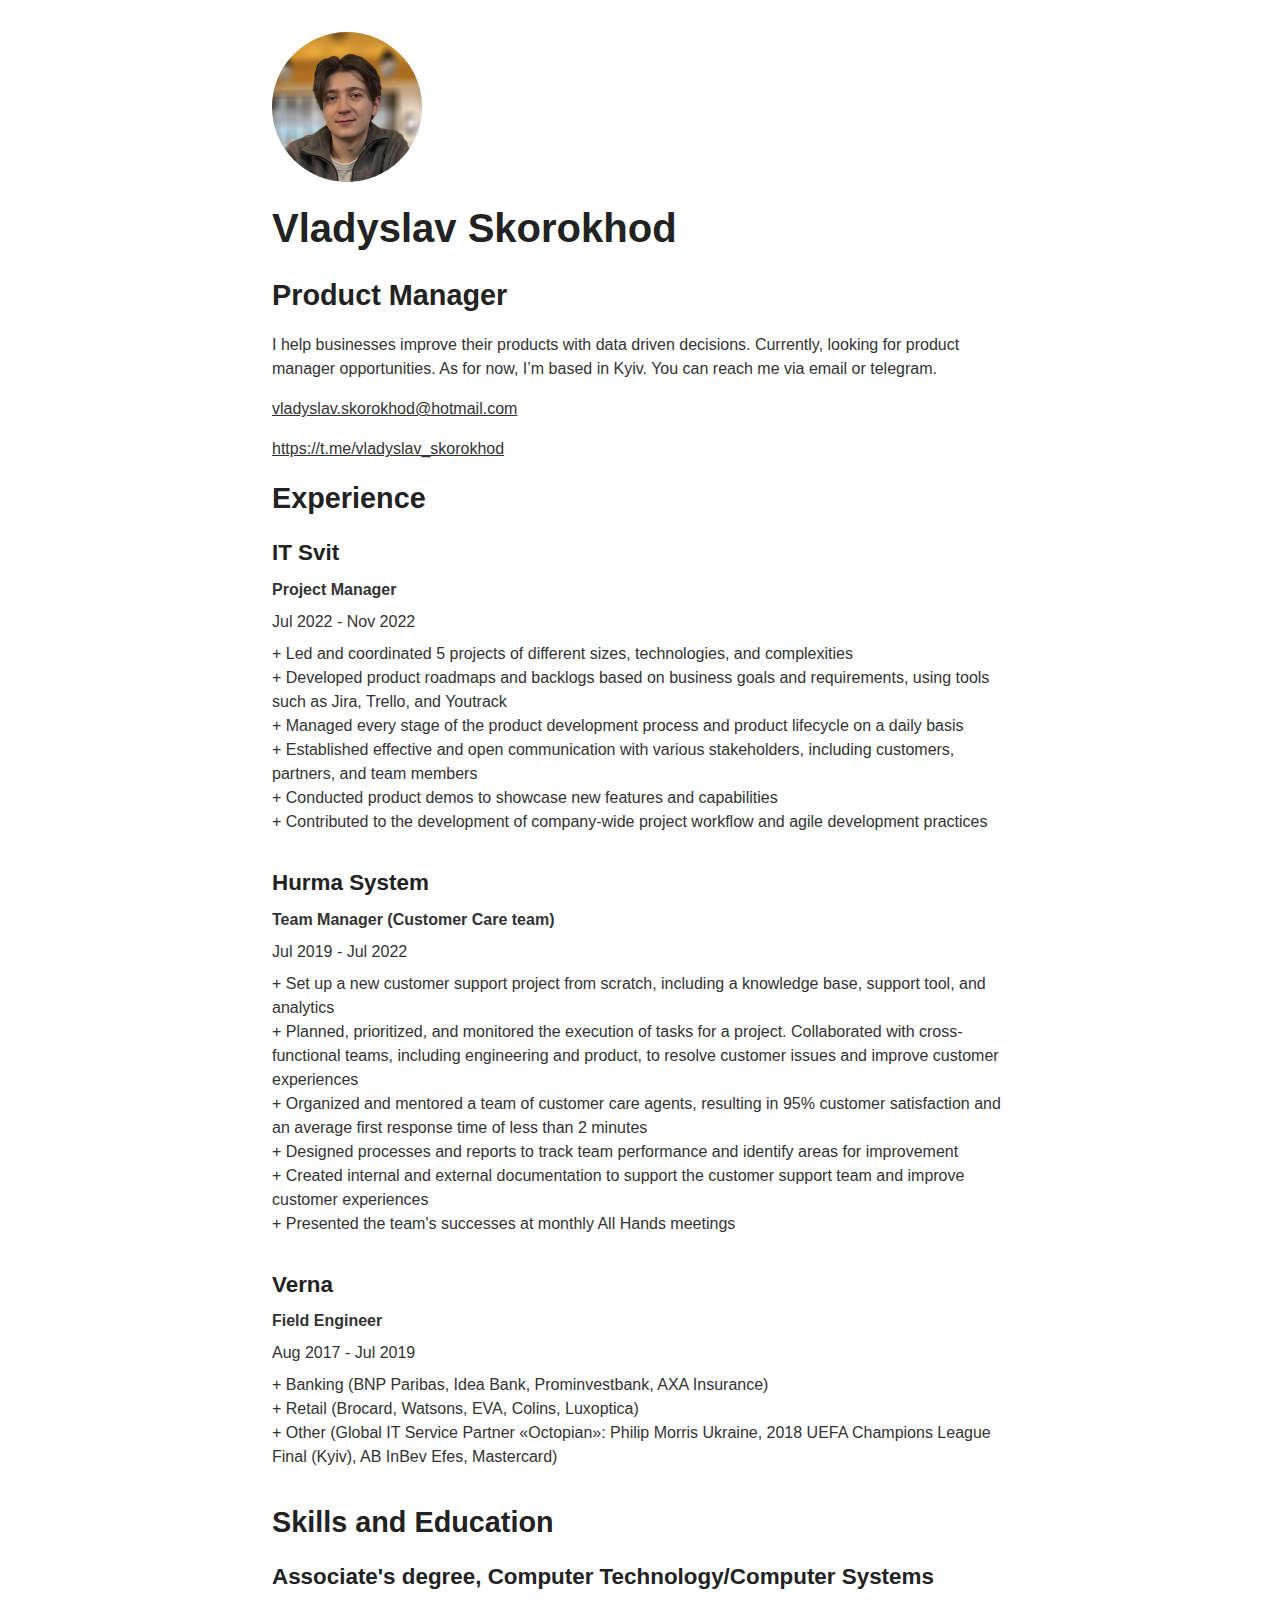
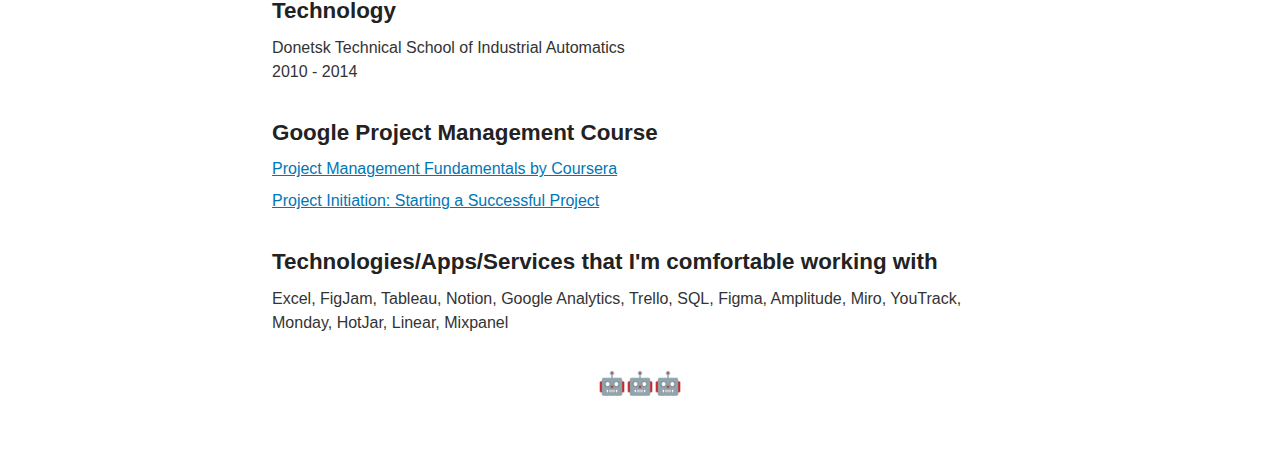
<file: index.html>
<!-- HTML -->
<!DOCTYPE html>
<html>
<head>
  <!-- Google tag (gtag.js) -->
<script async src="https://www.googletagmanager.com/gtag/js?id=G-H0V1NX1ZB9"></script>
<script>
  window.dataLayer = window.dataLayer || [];
  function gtag(){dataLayer.push(arguments);}
  gtag('js', new Date());

  gtag('config', 'G-H0V1NX1ZB9');
</script>
<!-- Hotjar Tracking Code for https://vladyslav-skorokhod.github.io/ -->
<script>
    (function(h,o,t,j,a,r){
        h.hj=h.hj||function(){(h.hj.q=h.hj.q||[]).push(arguments)};
        h._hjSettings={hjid:3607927,hjsv:6};
        a=o.getElementsByTagName('head')[0];
        r=o.createElement('script');r.async=1;
        r.src=t+h._hjSettings.hjid+j+h._hjSettings.hjsv;
        a.appendChild(r);
    })(window,document,'https://static.hotjar.com/c/hotjar-','.js?sv=');
</script>
  <title>Vladyslav Skorokhod, Product Manager</title>
  <link rel="stylesheet" type="text/css" href="style.css">
  <link rel="icon" type="image/x-icon" href="favicon.ico">
</head>
<body>
  <div class="container">
      <style>
      @keyframes spin3D {
        from { transform: rotateY(0deg) }
        to { transform: rotateZ(360deg) }
        }
      .profile-photo:hover {
        animation-name: spin3D;
        animation-duration: 1s;
        animation-iteration-count: 1;
        /* linear | ease | ease-in | ease-out | ease-in-out */
        animation-timing-function: ease-in-out;
      }
      </style>
    <img src="profile-photo.jpeg" alt="Profile Photo" class="profile-photo">
    <h1 class="name">Vladyslav Skorokhod</h1>
    <h2 class="position">Product Manager</h2>
    <p class="description">I help businesses improve their products with data driven decisions. Currently, looking for product manager opportunities. As for now, I’m based in Kyiv. You can reach me via email or telegram. </p>
    <p class="email"><a href="mailto:vladyslav.skorokhod@hotmail.com">vladyslav.skorokhod@hotmail.com</a></p>
    <p class="telegram"><a href="https://t.me/vladyslav_skorokhod">https://t.me/vladyslav_skorokhod</a></p>
    <h2>Experience</h2>
    <ul class="experience">
      <li>
        <h3>IT Svit</h3>
        <p><b>Project Manager</b></p>
        <p>Jul 2022 - Nov 2022</p>
        <ul>
            <li>+ Led and coordinated 5 projects of different sizes, technologies, and complexities <br>
            + Developed product roadmaps and backlogs based on business goals and requirements, using tools such as Jira, Trello, and Youtrack <br>
            + Managed every stage of the product development process and product lifecycle on a daily basis <br>
            + Established effective and open communication with various stakeholders, including customers, partners, and team members <br>
            + Conducted product demos to showcase new features and capabilities <br>
            + Contributed to the development of company-wide project workflow and agile development practices</li>
        </ul>
      </li>
      <li>
        <h3>Hurma System</h3>
        <p><b>Team Manager (Customer Care team)</b></p>
        <p>Jul 2019 - Jul 2022</p>
        <ul>
            <li>+ Set up a new customer support project from scratch, including a knowledge base, support tool, and analytics<br>
            + Planned, prioritized, and monitored the execution of tasks for a project. Collaborated with cross-functional teams, including engineering and product, to resolve customer issues and improve customer experiences<br>
            + Organized and mentored a team of customer care agents, resulting in 95% customer satisfaction and an average first response time of less than 2 minutes<br>
            + Designed processes and reports to track team performance and identify areas for improvement<br>
            + Created internal and external documentation to support the customer support team and improve customer experiences<br>
            + Presented the team's successes at monthly All Hands meetings</li>
        </ul>
      </li>
      <li>
        <h3>Verna</h3>
        <p><b>Field Engineer</b></p>
        <p>Aug 2017 - Jul 2019</p>
        <ul>
            <li>+ Banking (BNP Paribas, Idea Bank, Prominvestbank, AXA Insurance)<br>
            + Retail (Brocard, Watsons, EVA, Colins, Luxoptica)<br>
            + Other (Global IT Service Partner «Octopian»: Philip Morris Ukraine, 2018 UEFA Champions League Final (Kyiv), AB InBev Efes, Mastercard)</li>
        </ul>
    <h2>Skills and Education</h2>
    <ul class="skills_and_education">
      <li>
        <h3>Associate's degree, Computer Technology/Computer Systems Technology</h3>
        <p>Donetsk Technical School of Industrial Automatics<br>
        2010 - 2014</p>
      </li>
      <li>
        <h3>Google Project Management Course</h3>
        <p class="coursera_1"><a href="https://coursera.org/share/3a427a5c4601e2193891ab9c76072635">Project Management Fundamentals by Coursera</a></p>
        <p class="coursera_2"><a href="https://www.coursera.org/account/accomplishments/certificate/8WJEJDR3GAB2">Project Initiation: Starting a Successful Project</a></p>
      </li>
      <li>
       <h3>Technologies/Apps/Services that I'm comfortable working with</h3>
       <p>Excel, FigJam, Tableau, Notion, Google Analytics, Trello, SQL, Figma, Amplitude, Miro, YouTrack, Monday, HotJar, Linear, Mixpanel</p>
      </li>
    </ul>
    <ul class="divider">
    <h3>🤖🤖🤖</h3>
    </ul>
  </div>
<script>
    var colour="random"; // in addition to "random" can be set to any valid colour eg "#f0f" or "red"
    var sparkles=50;

    var x=ox=400;
    var y=oy=300;
    var swide=800;
    var shigh=600;
    var sleft=sdown=0;
    var tiny=new Array();
    var star=new Array();
    var starv=new Array();
    var starx=new Array();
    var stary=new Array();
    var tinyx=new Array();
    var tinyy=new Array();
    var tinyv=new Array();

    window.onload=function() { 
        if (document.getElementById) {
            var i, rats, rlef, rdow;
            for (var i=0; i<sparkles; i++) {
                var rats=createDiv(3, 3);
                rats.style.visibility="hidden";
                rats.style.zIndex="999";
                document.body.appendChild(tiny[i]=rats);
                starv[i]=0;
                tinyv[i]=0;
                var rats=createDiv(5, 5);
                rats.style.backgroundColor="transparent";
                rats.style.visibility="hidden";
                rats.style.zIndex="999";
                var rlef=createDiv(1, 5);
                var rdow=createDiv(5, 1);
                rats.appendChild(rlef);
                rats.appendChild(rdow);
                rlef.style.top="2px";
                rlef.style.left="0px";
                rdow.style.top="0px";
                rdow.style.left="2px";
                document.body.appendChild(star[i]=rats);
            }
            set_width();
            sparkle();
        }
    };

    document.onmousemove=mouse;

    function mouse(e) {
        if (e) {
            y=e.pageY;
            x=e.pageX;
        } else {
            set_scroll();
            y=event.y+sdown;
            x=event.x+sleft;
        }
    }

    window.onscroll=set_scroll;
    function set_scroll() {
        if (typeof(self.pageYOffset)=='number') {
            sdown=self.pageYOffset;
            sleft=self.pageXOffset;
        } else if (document.body && (document.body.scrollTop || document.body.scrollLeft)) {
            sdown=document.body.scrollTop;
            sleft=document.body.scrollLeft;
        } else if (document.documentElement && (document.documentElement.scrollTop || document.documentElement.scrollLeft)) {
            sleft=document.documentElement.scrollLeft;
            sdown=document.documentElement.scrollTop;
        } else {
            sdown=0;
            sleft=0;
        }
    }

    window.onresize=set_width;
    function set_width() {
        var sw_min=999999;
        var sh_min=999999;
        if (document.documentElement && document.documentElement.clientWidth) {
            if (document.documentElement.clientWidth>0) sw_min=document.documentElement.clientWidth;
            if (document.documentElement.clientHeight>0) sh_min=document.documentElement.clientHeight;
        }
        if (typeof(self.innerWidth)=='number' && self.innerWidth) {
            if (self.innerWidth>0 && self.innerWidth<sw_min) sw_min=self.innerWidth;
            if (self.innerHeight>0 && self.innerHeight<sh_min) sh_min=self.innerHeight;
        }
        if (document.body.clientWidth) {
            if (document.body.clientWidth>0 && document.body.clientWidth<sw_min) sw_min=document.body.clientWidth;
            if (document.body.clientHeight>0 && document.body.clientHeight<sh_min) sh_min=document.body.clientHeight;
        }
        if (sw_min==999999 || sh_min==999999) {
            sw_min=800;
            sh_min=600;
        }
        swide=sw_min;
        shigh=sh_min;
    }

    function createDiv(height, width) {
        var div=document.createElement("div");
        div.style.position="absolute";
        div.style.height=height+"px";
        div.style.width=width+"px";
        div.style.overflow="hidden";
        return (div);
    }

    function sparkle() {
        var c;
        if (Math.abs(x-ox)>1 || Math.abs(y-oy)>1) {
            ox=x;
            oy=y;
            for (c=0; c<sparkles; c++) if (!starv[c]) {
                star[c].style.left=(starx[c]=x)+"px";
                star[c].style.top=(stary[c]=y+1)+"px";
                star[c].style.clip="rect(0px, 5px, 5px, 0px)";
                star[c].childNodes[0].style.backgroundColor=star[c].childNodes[1].style.backgroundColor=(colour=="random")?newColour():colour;
                star[c].style.visibility="visible";
                starv[c]=50;
                break;
            }
        }
        for (c=0; c<sparkles; c++) {
            if (starv[c]) update_star(c);
            if (tinyv[c]) update_tiny(c);
        }
        setTimeout("sparkle()", 40);
    }

    function update_star(i) {
        if (--starv[i]==25) star[i].style.clip="rect(1px, 4px, 4px, 1px)";
        if (starv[i]) {
            stary[i]+=1+Math.random()*3;
            starx[i]+=(i%5-2)/5;
            if (stary[i]<shigh+sdown) {
                star[i].style.top=stary[i]+"px";
                star[i].style.left=starx[i]+"px";
            } else {
                star[i].style.visibility="hidden";
                starv[i]=0;
                return;
            }
        } else {
            tinyv[i]=50;
            tiny[i].style.top=(tinyy[i]=stary[i])+"px";
            tiny[i].style.left=(tinyx[i]=starx[i])+"px";
            tiny[i].style.width="2px";
            tiny[i].style.height="2px";
            tiny[i].style.backgroundColor=star[i].childNodes[0].style.backgroundColor;
            star[i].style.visibility="hidden";
            tiny[i].style.visibility="visible";
        }
    }

    function update_tiny(i) {
        if (--tinyv[i]==25) {
            tiny[i].style.width="1px";
            tiny[i].style.height="1px";
        }
        if (tinyv[i]) {
            tinyy[i]+=1+Math.random()*3;
            tinyx[i]+=(i%5-2)/5;
            if (tinyy[i]<shigh+sdown) {
                tiny[i].style.top=tinyy[i]+"px";
                tiny[i].style.left=tinyx[i]+"px";
            } else {
                tiny[i].style.visibility="hidden";
                tinyv[i]=0;
                return;
            }
        } else {
            tiny[i].style.visibility="hidden";
        }
    }

    function newColour() {
        var c=new Array();
        c[0]=255;
        c[1]=Math.floor(Math.random()*256);
        c[2]=Math.floor(Math.random()*(256-c[1]/2));
        c.sort(function(){return (0.5 - Math.random());});
        return ("rgb("+c[0]+", "+c[1]+", "+c[2]+")");
    }
</script>
</body>
</html>
</file>
<file: style.css>
/* CSS */

/* Reset CSS */
* {
  margin: 0;
  padding: 0;
  box-sizing: border-box;
}

/* Typography */
body {
  font-family: 'Helvetica Neue', Helvetica, Arial, sans-serif;
  font-size: 16px;
  line-height: 1.5;
  color: #333;
}

h1, h2, h3 {
  font-weight: bold;
  color: #222;
  margin-bottom: 1rem;
}

h1 {
  font-size: 2.5rem;
}

h2 {
  font-size: 1.8rem;
}



h3 {
  font-size: 1.4rem;
}

p {
  margin-bottom: 1rem;
}

ul {
  list-style: none;
  margin-bottom: 1rem;
}

/* Layout */
.container {
  max-width: 800px;
  margin: 0 auto;
  padding: 2rem;
}

.profile-photo {
  display: block;
  max-width: 150px;
  height: auto;
  margin-bottom: 1rem;
  border-radius: 50%;
}

.email, .telegram {
  margin-top: 1rem;
}

.email a, .telegram a {
  color: #333;
}

/* Experience */
.experience li {
  margin-bottom: 2rem;
}

.experience h3 {
  margin-bottom: 0.5rem;
  font-size: 1.4rem;
}

.experience p {
  margin-bottom: 0.5rem;
}

/* Skills and Education */
.skills_and_education li {
  margin-bottom: 2rem;
}

.skills_and_education h3 {
  margin-bottom: 0.5rem;
  font-size: 1.4rem;
}

.skills_and_education p {
  margin-bottom: 0.5rem;
}

.coursera_1 a, .coursera_2 a {
  color: #0077b5;
}

.divider h3 {
  text-align: center;
  margin-bottom: 0.5rem;
  font-size: 1.4rem;
}
</file>
